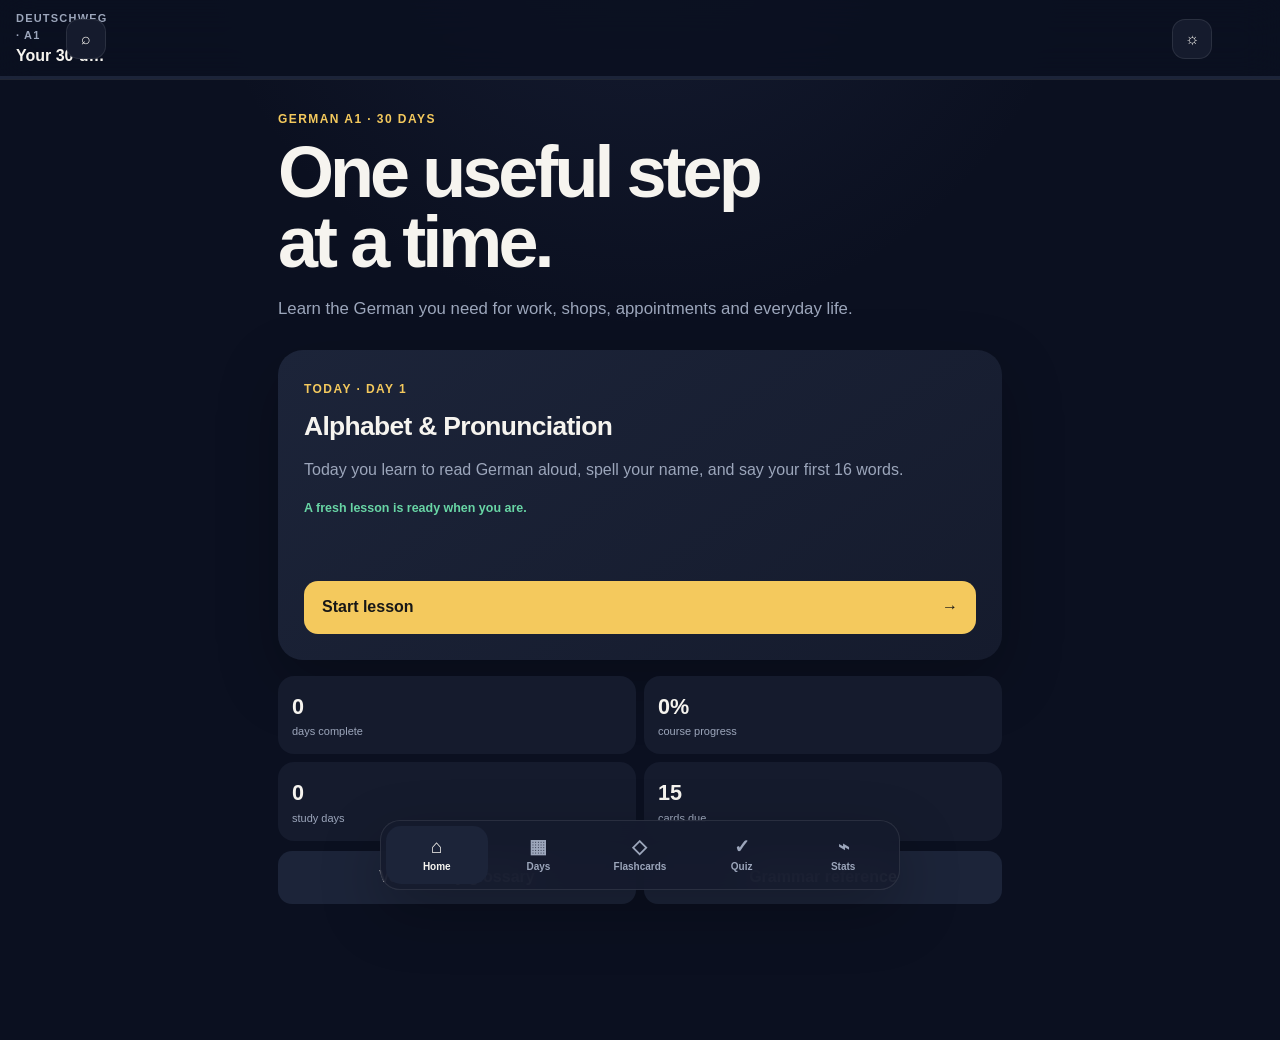
<file: index.html>
<!doctype html>
<html lang="en">
<head>
  <meta charset="UTF-8">
  <meta name="viewport" content="width=device-width, initial-scale=1, viewport-fit=cover">
  <meta name="theme-color" content="#0b1020">
  <meta name="description" content="A guided, interactive 30-day German A1 course that works offline.">
  <meta name="apple-mobile-web-app-capable" content="yes">
  <meta name="apple-mobile-web-app-status-bar-style" content="black-translucent">
  <meta name="apple-mobile-web-app-title" content="Deutschweg">
  <link rel="manifest" href="./manifest.json">
  <link rel="icon" href="./icon.png" type="image/png">
  <link rel="apple-touch-icon" href="./icon.png">
  <link rel="stylesheet" href="./assets/app.css">
  <title>Deutschweg — German A1</title>
</head>
<body>
  <a class="skip-link" href="#app-main">Skip to lesson</a>
  <header class="topbar">
    <button class="icon-button" id="backButton" type="button" aria-label="Back to home">←</button>
    <div class="topbar-copy">
      <span id="topbarEyebrow">Deutschweg · A1</span>
      <strong id="topbarTitle">Your 30-day journey</strong>
    </div>
    <button class="icon-button" id="searchButton" type="button" aria-label="Search course">⌕</button>
    <button class="icon-button" id="themeButton" type="button" aria-label="Switch to light mode">☼</button>
    <span class="connection-status" id="connectionStatus" role="status" hidden>Offline</span>
    <div class="topbar-progress" aria-hidden="true"><i id="topbarProgress"></i></div>
  </header>

  <main id="app-main" tabindex="-1">
    <section id="homeView" class="view" aria-labelledby="homeTitle">
      <p class="eyebrow">German A1 · 30 days</p>
      <h1 id="homeTitle">One useful step<br>at a time.</h1>
      <p class="lede">Learn the German you need for work, shops, appointments and everyday life.</p>
      <article class="continue-card">
        <div>
          <span class="eyebrow" id="continueEyebrow">Today · Day 1</span>
          <h2 id="continueTitle">Loading your lesson…</h2>
          <p id="continueGoal"></p>
          <p class="continue-progress" id="continueProgress"></p>
        </div>
        <button class="primary-button" id="continueButton" type="button">Start lesson <span>→</span></button>
      </article>
      <div class="home-stats" aria-label="Course summary">
        <div><strong id="daysComplete">0</strong><span>days complete</span></div>
        <div><strong id="coursePercent">0%</strong><span>course progress</span></div>
        <div><strong id="studyDays">0</strong><span>study days</span></div>
        <div><strong id="dueToday">0</strong><span>cards due</span></div>
      </div>
      <button class="secondary-button install-button" id="installButton" type="button" hidden>Install Deutschweg</button>
      <div class="reference-links"><button class="secondary-button" type="button" data-reference="glossary">Vocabulary glossary</button><button class="secondary-button" type="button" data-reference="grammar">Grammar reference</button></div>
    </section>

    <section id="daysView" class="view" hidden aria-labelledby="daysTitle">
      <p class="eyebrow">Course map</p>
      <h1 id="daysTitle">Your 30 days</h1>
      <p class="lede">Completed lessons stay available. Test days are marked separately.</p>
      <div class="status-legend" aria-label="Day status legend"><span><i></i>Not started</span><span><i class="progress"></i>In progress</span><span><i class="complete"></i>Complete</span><span><i class="test"></i>Test day</span></div>
      <div class="day-grid" id="dayGrid"></div>
    </section>

    <section id="dayView" class="view lesson-view" hidden aria-live="polite">
      <div id="dayLoading" class="loading-state" role="status">Loading lesson…</div>
      <article id="dayContent"></article>
    </section>

    <section id="flashcardsView" class="view" hidden aria-labelledby="flashcardsTitle">
      <p class="eyebrow" id="flashcardsMeta">Your review queue</p>
      <h1 id="flashcardsTitle">Flashcards</h1>
      <div class="review-options">
        <label><input type="checkbox" id="typeMode"> Type the answer</label>
      </div>
      <div id="reviewEmpty" class="empty-card" hidden><h2>You are caught up.</h2><p>Complete another lesson or return when reviews become due.</p></div>
      <div id="reviewSession">
        <article class="review-card" id="reviewCard" tabindex="0" role="button" aria-label="Reveal answer">
          <span class="card-status" id="reviewStatus">New</span>
          <div class="review-face" id="reviewPrompt"></div>
          <div class="review-answer" id="reviewAnswer" hidden></div>
        </article>
        <div id="typeAnswerArea" hidden>
          <input type="text" id="typedAnswer" lang="de" autocapitalize="off" placeholder="Type your answer…">
          <div class="special-keys" aria-label="German special characters"><button type="button">ä</button><button type="button">ö</button><button type="button">ü</button><button type="button">ß</button></div>
          <button class="primary-button" id="checkTypedAnswer" type="button">Check answer <span>→</span></button>
        </div>
        <button class="primary-button" id="revealAnswer" type="button">Show answer <span>→</span></button>
        <div class="grade-buttons" id="gradeButtons" hidden>
          <button type="button" data-grade="again">Again<small>10 min</small></button>
          <button type="button" data-grade="hard">Hard<small>short</small></button>
          <button type="button" data-grade="good">Good<small>normal</small></button>
          <button type="button" data-grade="easy">Easy<small>long</small></button>
        </div>
        <p class="card-stats" id="cardStats"></p>
      </div>
      <section class="hardest-list"><h2>Hardest cards</h2><div id="hardestCards"></div></section>
    </section>

    <section id="quizView" class="view" hidden aria-labelledby="quizTitle">
      <p class="eyebrow" id="quizMeta">Lesson check</p>
      <h1 id="quizTitle">Quiz</h1>
      <label class="quiz-picker">Choose a lesson <select id="quizPicker"></select></label>
      <div id="quizBody"></div>
    </section>

    <section id="statsView" class="view" hidden aria-labelledby="statsTitle">
      <p class="eyebrow">Your learning record</p>
      <h1 id="statsTitle">Stats</h1>
      <div class="stat-grid" id="statGrid"></div>
      <section class="stats-section"><h2>Scores over time</h2><div id="scoreTimeline"></div></section>
      <section class="stats-section"><h2>Weakest topics</h2><div id="weakTopics"></div></section>
      <section class="stats-section speaking-review-section" aria-labelledby="speakingMistakesTitle">
        <div class="section-heading-row"><div><p class="eyebrow">From completed lessons</p><h2 id="speakingMistakesTitle">Speaking Mistakes</h2></div><span class="count-badge" id="speakingMistakeCount">0 active</span></div>
        <p class="lede">Reveal the correction, listen, then return to that lesson when you are ready to try it again.</p>
        <div id="speakingMistakes"></div>
      </section>
      <section class="stats-section"><h2>Protect your progress</h2><p class="lede">Export a backup whenever you like. Imported files are checked and previewed before anything changes.</p><div class="data-actions"><button class="secondary-button" id="exportProgress" type="button">Export progress</button><label class="secondary-button import-label">Import progress<input type="file" id="importProgress" accept="application/json"></label></div><div class="import-preview" id="importPreview" hidden><strong>Backup ready to restore</strong><p id="importSummary"></p><div><button type="button" class="primary-button" id="confirmImport">Restore this backup</button><button type="button" class="secondary-button" id="cancelImport">Cancel</button></div></div><button type="button" class="secondary-button recovery-button" id="recoverImport" hidden>Restore progress from before the last import</button><p id="recoveryInfo" class="recovery-info"></p><p id="importFeedback" aria-live="polite"></p></section>
    </section>

    <section id="referenceView" class="view" hidden aria-labelledby="referenceTitle">
      <p class="eyebrow">Exam-day reference</p>
      <h1 id="referenceTitle">Glossary</h1>
      <div class="reference-tabs"><button type="button" data-reference-tab="glossary">Vocabulary</button><button type="button" data-reference-tab="grammar">Grammar</button></div>
      <div id="glossaryControls" class="reference-controls"><input type="search" id="glossaryQuery" placeholder="Filter words…" aria-label="Filter glossary"><select id="articleFilter" aria-label="Filter by article"><option value="">All articles</option><option value="der">der</option><option value="die">die</option><option value="das">das</option></select><select id="dayFilter" aria-label="Filter by day"><option value="">All days</option></select><select id="glossarySort" aria-label="Sort glossary"><option value="day">Course order</option><option value="german">German A–Z</option><option value="english">English A–Z</option></select></div>
      <div id="referenceBody"></div>
    </section>

    <section id="placeholderView" class="view" hidden>
      <p class="eyebrow">Coming in this rebuild</p>
      <h1 id="placeholderTitle">Flashcards</h1>
      <p class="lede" id="placeholderCopy"></p>
      <button class="secondary-button" type="button" data-route="home">Return home</button>
    </section>
  </main>

  <nav class="bottom-nav" aria-label="Primary navigation">
    <button type="button" data-route="home" aria-current="page"><span>⌂</span>Home</button>
    <button type="button" data-route="days"><span>▦</span>Days</button>
    <button type="button" data-route="flashcards"><span>◇</span>Flashcards</button>
    <button type="button" data-route="quiz"><span>✓</span>Quiz</button>
    <button type="button" data-route="stats"><span>⌁</span>Stats</button>
  </nav>

  <div class="celebration" id="celebration" hidden>
    <div class="celebration-card" role="dialog" aria-modal="true" aria-labelledby="celebrationTitle">
      <div class="celebration-mark">✓</div>
      <p class="eyebrow">Lesson complete</p>
      <h2 id="celebrationTitle">You moved your German forward.</h2>
      <p id="celebrationCopy"></p>
      <button class="primary-button" id="celebrationNext" type="button">Continue <span>→</span></button>
      <button class="secondary-button" id="celebrationHome" type="button">Back home</button>
    </div>
  </div>
  <div class="search-overlay" id="searchOverlay" hidden>
    <div class="search-panel" role="dialog" aria-modal="true" aria-labelledby="searchTitle">
      <div class="search-head"><h2 id="searchTitle">Search the course</h2><button class="icon-button" id="closeSearch" type="button" aria-label="Close search">×</button></div>
      <input type="search" id="globalSearch" placeholder="Try Termin, accusative, Bahnhof…" autocomplete="off">
      <div id="searchResults" aria-live="polite"></div>
    </div>
  </div>
  <div class="update-toast" id="updateToast" role="status" hidden>
    <div><strong>A fresh lesson update is ready.</strong><span>Your progress is already safe on this device.</span></div>
    <button type="button" id="applyUpdate">Update now</button>
  </div>

  <noscript>This course needs JavaScript to load its lesson files.</noscript>
  <script type="module" src="./assets/app.js"></script>
</body>
</html>
</file>
<file: assets/app.css>
:root{
  color-scheme:dark;
  --bg:#0b1020;--surface:#151b2d;--surface-2:#1c2439;--text:#f6f4ef;
  --muted:#9ca6bb;--line:rgba(255,255,255,.09);--gold:#f4c95d;--green:#68d5a5;
  --red:#f27c85;--focus:rgba(244,201,93,.28);--shadow:0 22px 60px rgba(0,0,0,.25);
  --ease:cubic-bezier(.23,1,.32,1);
}
[data-theme="light"]{
  color-scheme:light;--bg:#f7f5ef;--surface:#fffdfa;--surface-2:#f0ede4;
  --text:#1e2430;--muted:#687181;--line:rgba(32,38,48,.1);--gold:#b77900;
  --green:#137c58;--red:#c74b58;--focus:rgba(183,121,0,.2);--shadow:0 22px 60px rgba(30,36,48,.1);
}
*{box-sizing:border-box}
[hidden]{display:none!important}
html{background:var(--bg);scroll-behavior:smooth}
body{margin:0;background:radial-gradient(circle at 50% -12%,rgba(78,93,145,.16),transparent 34%),var(--bg);color:var(--text);font:16px/1.55 -apple-system,BlinkMacSystemFont,"Segoe UI",sans-serif;padding:82px 0 96px}
button,input{font:inherit}
button{cursor:pointer}
button:focus-visible,a:focus-visible,summary:focus-visible,input:focus-visible,textarea:focus-visible,select:focus-visible{outline:3px solid var(--focus);outline-offset:3px}
.skip-link{position:fixed;top:8px;left:8px;z-index:100;transform:translateY(-150%);background:var(--gold);color:#171717;padding:10px 14px;border-radius:10px}
.skip-link:focus{transform:none}
.topbar{position:fixed;inset:0 0 auto;z-index:20;min-height:70px;display:grid;grid-template-columns:42px 1fr 42px 42px;align-items:center;gap:8px;padding:calc(10px + env(safe-area-inset-top)) 16px 10px;background:color-mix(in srgb,var(--bg) 88%,transparent);backdrop-filter:blur(18px);border-bottom:1px solid var(--line)}
.topbar-copy{display:grid;min-width:0}.topbar-copy span{font-size:11px;color:var(--muted);text-transform:uppercase;letter-spacing:.11em;font-weight:750}.topbar-copy strong{overflow:hidden;text-overflow:ellipsis;white-space:nowrap}
.icon-button{width:40px;height:40px;border:1px solid var(--line);border-radius:13px;background:var(--surface);color:var(--text)}
#backButton[hidden]{display:block;visibility:hidden}
.connection-status{position:absolute;right:66px;bottom:7px;padding:2px 7px;border-radius:999px;background:var(--red);color:#fff;font-size:9px;font-weight:800;text-transform:uppercase;letter-spacing:.08em}
.topbar-progress{position:absolute;inset:auto 0 0;height:3px;background:var(--surface-2)}.topbar-progress i{display:block;width:0;height:100%;background:var(--gold);transition:width 220ms var(--ease)}
main{width:min(100%,760px);margin:auto;padding:28px 18px 40px}
.view[hidden]{display:none}
.eyebrow{margin:0 0 8px;color:var(--gold);font-size:12px;font-weight:800;text-transform:uppercase;letter-spacing:.12em}
h1{font-size:clamp(2.2rem,12vw,4.5rem);line-height:.98;letter-spacing:-.055em;margin:0 0 18px}
h2{letter-spacing:-.025em;line-height:1.2}
.lede{color:var(--muted);font-size:1.05rem;max-width:580px;margin:0 0 28px}
.continue-card{min-height:310px;display:flex;flex-direction:column;justify-content:space-between;background:linear-gradient(145deg,var(--surface-2),var(--surface));border-radius:25px;padding:26px;box-shadow:var(--shadow)}
.continue-card h2{font-size:1.65rem;margin:10px 0}.continue-card p{color:var(--muted)}.continue-card .continue-progress{margin:12px 0 0;color:var(--green);font-size:.78rem;font-weight:750}
.primary-button,.secondary-button{min-height:52px;border:0;border-radius:14px;padding:14px 18px;font-weight:800;transition:transform 140ms var(--ease)}
.primary-button{display:flex;justify-content:space-between;width:100%;background:var(--gold);color:#171717}.secondary-button{background:var(--surface-2);color:var(--text)}
.primary-button:active,.secondary-button:active,.bottom-nav button:active,.day-tile:active{transform:scale(.97)}
.home-stats{display:grid;grid-template-columns:repeat(2,1fr);gap:8px;margin-top:16px}
.home-stats div{background:var(--surface);border-radius:16px;padding:14px}.home-stats strong,.home-stats span{display:block}.home-stats strong{font-size:1.35rem}.home-stats span{color:var(--muted);font-size:11px}
.install-button{width:100%;margin-top:10px}
.reference-links{display:grid;grid-template-columns:1fr 1fr;gap:8px;margin-top:10px}.reference-links button{width:100%}
.day-grid{display:grid;grid-template-columns:repeat(5,1fr);gap:8px}
.status-legend{display:flex;flex-wrap:wrap;gap:8px 14px;color:var(--muted);font-size:11px;margin:-12px 0 18px}.status-legend span{display:flex;align-items:center;gap:5px}.status-legend i{width:8px;height:8px;border-radius:50%;background:var(--surface-2)}.status-legend .progress{background:var(--gold)}.status-legend .complete{background:var(--green)}.status-legend .test{border:1px solid var(--gold);background:transparent}
.day-tile{aspect-ratio:1;border:1px solid var(--line);border-radius:15px;background:var(--surface);color:var(--text);display:grid;place-items:center;position:relative;font-weight:750;transition:transform 140ms var(--ease),border-color 180ms ease}
.day-tile.current,.day-tile.in-progress{border-color:var(--gold)}.day-tile.in-progress::before{content:"";position:absolute;top:6px;right:6px;width:6px;height:6px;border-radius:50%;background:var(--gold)}.day-tile.complete{background:color-mix(in srgb,var(--green) 13%,var(--surface));color:var(--green);border-color:color-mix(in srgb,var(--green) 45%,transparent)}.day-tile.test::after{content:"Test";position:absolute;bottom:4px;font-size:8px;color:var(--gold)}
.loading-state{padding:40px 0;color:var(--muted)}
.lesson-heading{margin-bottom:22px}.lesson-heading h1{font-size:clamp(2rem,9vw,3.5rem)}.lesson-heading>p{color:var(--muted)}.lesson-progress-summary{display:flex;flex-wrap:wrap;gap:7px;margin-top:15px}.lesson-progress-summary span{padding:6px 9px;border:1px solid var(--line);border-radius:999px;background:var(--surface);color:var(--muted);font-size:.72rem;font-weight:750}.lesson-progress-summary .complete{border-color:color-mix(in srgb,var(--green) 38%,var(--line));color:var(--green)}
.section-card{background:var(--surface);border:1px solid var(--line);border-radius:18px;margin:12px 0;padding:0 17px;overflow:hidden}
.section-card summary{list-style:none;display:flex;align-items:center;gap:12px;padding:17px 0;font-weight:750}.section-card summary::-webkit-details-marker{display:none}
.section-icon{display:grid;place-items:center;width:32px;height:32px;border-radius:10px;background:var(--surface-2);color:var(--gold);flex:0 0 auto}.section-title{flex:1}.section-status{color:var(--muted)}
.section-body{padding:0 0 18px}.section-body>*:first-child{margin-top:0}
.section-body table{display:block;width:100%;overflow-x:auto;border-collapse:separate;border-spacing:0;-webkit-overflow-scrolling:touch}.section-body th,.section-body td{min-width:110px;padding:8px;border:1px solid var(--line);text-align:left;background:var(--surface)}.section-body tr>*:first-child{position:sticky;left:0;z-index:1;background:var(--surface-2);box-shadow:1px 0 var(--line)}
.section-body .de{color:var(--green);font-weight:650}.section-body .tr{color:var(--muted);font-size:.86em}.section-body img{max-width:100%}
.speak-button{display:inline-grid;place-items:center;width:30px;height:30px;margin-left:7px;border:1px solid var(--line);border-radius:9px;background:var(--surface-2);color:var(--text);vertical-align:middle}.speak-button.playing{color:var(--gold);box-shadow:0 0 0 3px var(--focus)}
.audio-toolbar{display:flex;align-items:center;flex-wrap:wrap;gap:8px;margin:0 0 14px;padding:10px;border-radius:13px;background:var(--surface-2)}.audio-toolbar button,.audio-toolbar select{min-height:40px;border:1px solid var(--line);border-radius:10px;background:var(--surface);color:var(--text);padding:8px 11px}.dialogue-line-playing{border-radius:8px;background:color-mix(in srgb,var(--gold) 12%,transparent);box-shadow:0 0 0 5px color-mix(in srgb,var(--gold) 12%,transparent)}
.listening-drill{margin:0 0 17px;padding:16px;border-radius:15px;background:var(--surface-2)}.listening-drill h3{margin:0 0 4px}.listening-drill p{color:var(--muted);font-size:.88em}.listen-row{display:flex;gap:8px}.listen-row input{min-width:0;flex:1;border:1px solid var(--line);border-radius:11px;background:var(--surface);color:var(--text);padding:10px 12px}.listen-row button{flex:0 0 auto}.listen-feedback{min-height:24px;margin-top:9px;font-size:.88em}.listen-feedback.good{color:var(--green)}.listen-feedback.bad{color:var(--red)}
.section-complete{display:flex;align-items:center;justify-content:center;width:100%;min-height:44px;margin-top:16px;border:1px solid var(--line);border-radius:12px;background:var(--surface-2);color:var(--text);font-weight:750}.section-complete.done{color:var(--green);background:color-mix(in srgb,var(--green) 10%,var(--surface-2))}
.lesson-nav{display:grid;grid-template-columns:1fr 1fr;gap:10px;margin:14px 0 0}
.fc{position:relative;min-height:120px;display:grid;place-items:center;text-align:center;padding:18px;border-radius:16px;background:var(--surface-2);cursor:pointer;perspective:800px;transition:transform 180ms var(--ease)}.fc:active{transform:scale(.98)}.fc .a{display:none;color:var(--green)}.fc.flip .q{display:none}.fc.flip .a{display:block}.fc.flip{box-shadow:inset 0 0 0 1px var(--green)}
.complete-day{margin:22px 0;background:var(--gold);color:#171717;width:100%}.complete-day.needs-requirements{justify-content:center;background:var(--surface-2);color:var(--muted);box-shadow:inset 0 0 0 1px var(--line)}
.review-options{display:flex;justify-content:flex-end;margin:-54px 0 22px;color:var(--muted);font-size:.86em}.review-options label{display:flex;align-items:center;gap:7px}
.review-card{position:relative;min-height:300px;display:flex;flex-direction:column;justify-content:center;align-items:center;text-align:center;padding:28px;border:1px solid var(--line);border-radius:24px;background:linear-gradient(145deg,var(--surface-2),var(--surface));box-shadow:var(--shadow);transition:transform 180ms var(--ease)}.review-card:active{transform:scale(.99)}.card-status{position:absolute;top:20px;left:20px;padding:4px 9px;border-radius:999px;background:var(--surface-2);color:var(--muted);font-size:11px;text-transform:uppercase;letter-spacing:.1em}.review-face,.review-answer{font-size:clamp(1.45rem,7vw,2.3rem);font-weight:800;letter-spacing:-.03em}.review-answer{color:var(--green);margin-top:18px}.review-card.revealed .review-face{font-size:1rem;color:var(--muted)}#revealAnswer{margin-top:12px}.grade-buttons{display:grid;grid-template-columns:repeat(4,1fr);gap:6px;margin-top:12px}.grade-buttons button{min-height:58px;border:1px solid var(--line);border-radius:13px;background:var(--surface);color:var(--text);font-size:.78em;font-weight:750}.grade-buttons button:first-child{color:var(--red)}.grade-buttons button:last-child{color:var(--green)}.grade-buttons small{display:block;color:var(--muted);font-size:9px}.card-stats{min-height:24px;color:var(--muted);font-size:.78em;text-align:center}
#typeAnswerArea{margin-top:12px}#typedAnswer{width:100%;min-height:48px;border:1px solid var(--line);border-radius:12px;background:var(--surface);color:var(--text);padding:11px 13px}.special-keys{display:flex;gap:6px;margin:8px 0}.special-keys button{width:42px;height:38px;border:1px solid var(--line);border-radius:9px;background:var(--surface-2);color:var(--text)}.empty-card{padding:28px;border-radius:20px;background:var(--surface);text-align:center}.hardest-list{margin-top:30px}.hardest-list h2{font-size:1rem}.hard-card{display:flex;justify-content:space-between;gap:12px;padding:10px 0;border-top:1px solid var(--line);font-size:.85em}.hard-card span{color:var(--muted)}
.quiz-picker{display:grid;gap:6px;color:var(--muted);font-size:.8em;margin:-8px 0 18px}.quiz-picker select{min-height:46px;border:1px solid var(--line);border-radius:12px;background:var(--surface);color:var(--text);padding:9px 12px}.quiz-question{margin:12px 0;padding:18px;border-radius:18px;background:var(--surface);border:1px solid var(--line)}.quiz-question h2{font-size:1rem;line-height:1.5;margin:0 0 12px}.quiz-input-row{display:flex;gap:8px}.quiz-input-row input{min-width:0;flex:1;min-height:46px;border:1px solid var(--line);border-radius:11px;background:var(--surface-2);color:var(--text);padding:10px}.quiz-check,.choice-option{min-height:44px;border:1px solid var(--line);border-radius:11px;background:var(--surface-2);color:var(--text);padding:9px 12px}.choice-grid{display:grid;gap:7px}.choice-option{text-align:left}.choice-option.selected{border-color:var(--gold)}.quiz-feedback{margin-top:10px;font-size:.88em}.quiz-feedback.good{color:var(--green)}.quiz-feedback.bad{color:var(--red)}.quiz-explanation{display:block;color:var(--muted);margin-top:4px}.quiz-result{padding:22px;border-radius:19px;background:var(--surface);box-shadow:var(--shadow)}.quiz-result strong{font-size:2rem}.quiz-result .primary-button{margin-top:14px}
.test-paper{padding:20px;border-radius:19px;background:var(--surface)}.test-paper details{margin:12px 0;padding:0 14px;border:1px solid var(--line);border-radius:14px}.test-paper li{margin:12px 0}.test-score-split{display:flex;flex-wrap:wrap;gap:7px;margin:10px 0 16px}.test-score-split span{padding:5px 8px;border-radius:999px;background:var(--surface-2);color:var(--muted);font-size:.7rem;font-weight:750}.original-test-paper>summary{padding:13px 0;font-weight:750}.auto-test{margin-top:18px}.auto-test>h2,.self-test>h2{margin-bottom:5px}.auto-test>p,.self-test>p{color:var(--muted);font-size:.84rem}.auto-test-section{margin:14px 0;padding:14px;border:1px solid var(--line);border-radius:14px;background:var(--surface-2)}.auto-test-section h3{margin:0 0 11px}.auto-test-question{padding:10px 0;border-top:1px solid var(--line)}.auto-test-question:first-of-type{border-top:0}.auto-test-question label{display:grid;grid-template-columns:1fr auto;gap:5px 10px}.auto-test-question label span{font-weight:650}.auto-test-question label small{color:var(--muted)}.auto-test-question input{grid-column:1/-1;width:100%;min-height:44px;border:1px solid var(--line);border-radius:10px;background:var(--surface);color:var(--text);padding:9px 11px}.answer-panel{margin-top:15px;padding:18px;border-radius:16px;background:var(--surface-2)}.objective-result{display:flex;align-items:baseline;gap:9px;margin:14px 0;padding:15px;border-radius:13px;background:var(--surface)}.objective-result strong{font-size:1.8rem;color:var(--green)}.objective-result span{color:var(--muted)}.self-test-section{margin:11px 0;padding:14px;border-radius:13px;background:var(--surface)}.self-test-section h3{margin:0 0 5px}.self-test-section p{color:var(--muted);font-size:.82rem}.self-test-section label{display:grid;gap:5px;color:var(--muted);font-size:.76rem}.self-test-section textarea{width:100%;resize:vertical;border:1px solid var(--line);border-radius:10px;background:var(--surface-2);color:var(--text);padding:10px}.self-score{display:flex!important;grid-template-columns:none!important;align-items:center;justify-content:flex-end;margin-top:9px}.self-score input{width:70px;min-height:42px;border:1px solid var(--line);border-radius:9px;background:var(--surface-2);color:var(--text);padding:8px}.test-total{display:grid;grid-template-columns:1fr auto;align-items:baseline;margin:13px 0;padding:15px;border:1px solid var(--line);border-radius:13px;background:var(--surface)}.test-total span,.test-total small{color:var(--muted)}.test-total strong{font-size:1.6rem}.test-total small{grid-column:1/-1}.final-test-feedback .secondary-button{margin-top:8px}
.word-bank,.word-answer{display:flex;flex-wrap:wrap;gap:7px;min-height:48px;padding:8px;border:1px dashed var(--line);border-radius:11px;margin:7px 0}.word-chip{min-height:38px;border:1px solid var(--line);border-radius:9px;background:var(--surface-2);color:var(--text);padding:7px 10px}.word-answer{border-style:solid}
.matching-grid{display:grid;grid-template-columns:1fr 1fr;gap:8px}.matching-column{display:grid;align-content:start;gap:7px}.match-option{min-height:48px;border:1px solid var(--line);border-radius:11px;background:var(--surface-2);color:var(--text);padding:9px;text-align:left}.match-option.selected{border-color:var(--gold);box-shadow:0 0 0 2px var(--focus)}.match-option.matched{border-color:var(--green);color:var(--green);opacity:.72}
.lesson-assessment-card{display:grid;gap:13px;margin:0 0 17px;padding:16px;border:1px solid color-mix(in srgb,var(--gold) 34%,var(--line));border-radius:15px;background:var(--surface-2)}.lesson-assessment-card.complete{border-color:color-mix(in srgb,var(--green) 42%,var(--line))}.assessment-copy{display:grid;gap:3px}.assessment-copy .eyebrow{margin:0}.assessment-copy strong{font-size:1.05rem}.assessment-copy p{margin:0;color:var(--muted);font-size:.82rem}.lesson-assessment-card button,.return-to-lesson{width:100%}.return-to-lesson{margin-top:8px}
.speaking-coach{margin:0 0 18px;padding:17px;border:1px solid color-mix(in srgb,var(--gold) 36%,var(--line));border-radius:16px;background:var(--surface-2)}.speaking-coach h3{margin:0 0 7px;font-size:1.25rem}.speaking-coach>p{margin:7px 0}.speaking-tasks{display:grid;grid-template-columns:repeat(2,1fr);gap:6px;margin:15px 0}.speaking-tasks button{min-height:44px;border:1px solid var(--line);border-radius:10px;background:var(--surface);color:var(--muted);font-weight:750}.speaking-tasks button.active{border-color:var(--gold);color:var(--text);background:color-mix(in srgb,var(--gold) 10%,var(--surface))}.speaking-prompt{font-size:1.05rem;font-weight:750;margin:14px 0}.speaking-model{position:relative;padding:13px 48px 13px 13px;border-radius:12px;background:var(--surface);color:var(--green)}.speaking-model strong{display:block;color:var(--muted);font-size:.72rem;text-transform:uppercase;letter-spacing:.08em}.speaking-model .speak-button{position:absolute;right:8px;top:50%;margin:0;transform:translateY(-50%)}.microphone-button{margin-top:12px}.microphone-button.listening{justify-content:center;background:var(--red);color:#fff;box-shadow:0 0 0 4px color-mix(in srgb,var(--red) 18%,transparent);animation:mic-pulse 1.2s ease-in-out infinite}.speaking-live{min-height:54px;margin-top:10px;padding:12px;border:1px dashed var(--line);border-radius:11px;color:var(--muted);background:var(--surface)}.speaking-privacy{color:var(--muted);font-size:.68rem;line-height:1.45}.speaking-manual{margin-top:10px}.speaking-manual label{display:grid;gap:5px;color:var(--muted);font-size:.78rem}.speaking-manual textarea{width:100%;resize:vertical;border:1px solid var(--line);border-radius:11px;background:var(--surface);color:var(--text);padding:10px}.speaking-manual button{width:100%;margin-top:7px}.speaking-scores{display:grid;grid-template-columns:repeat(3,1fr);gap:6px;margin:12px 0}.speaking-scores div{padding:10px 5px;border-radius:10px;background:var(--surface);text-align:center}.speaking-scores strong,.speaking-scores span{display:block}.speaking-scores strong{font-size:1.2rem}.speaking-scores span{color:var(--muted);font-size:.68rem}.speaking-result{margin-top:9px;padding:12px;border-radius:11px;background:var(--surface)}.speaking-result>strong{font-size:.76rem;text-transform:uppercase;letter-spacing:.06em;color:var(--muted)}.speaking-result p{margin:5px 0}.feedback-good{color:var(--green)}.feedback-warning{color:var(--red)}.speaking-actions{display:grid;gap:7px;margin-top:10px}.speaking-actions button{width:100%}.speaking-status{color:var(--muted);font-size:.78rem}
.stat-grid{display:grid;grid-template-columns:repeat(2,1fr);gap:9px}.stat-card{padding:17px;border-radius:17px;background:var(--surface)}.stat-card strong,.stat-card span{display:block}.stat-card strong{font-size:1.8rem}.stat-card span{color:var(--muted);font-size:.75em}.stats-section{margin-top:28px}.stats-section h2{font-size:1.05rem}.score-row,.weak-row{display:grid;grid-template-columns:76px 1fr auto;align-items:center;gap:10px;padding:9px 0;border-top:1px solid var(--line);font-size:.8em}.score-track{height:6px;border-radius:5px;background:var(--surface-2);overflow:hidden}.score-track i{display:block;height:100%;background:var(--gold)}.weak-row{grid-template-columns:1fr auto}.weak-row span{color:var(--muted)}.data-actions{display:grid;grid-template-columns:1fr 1fr;gap:8px}.import-label{display:grid;place-items:center;text-align:center;cursor:pointer}.import-label input{position:absolute;width:1px;height:1px;opacity:0}.import-preview{margin-top:10px;padding:14px;border:1px solid color-mix(in srgb,var(--gold) 38%,var(--line));border-radius:14px;background:var(--surface)}.import-preview>strong{display:block}.import-preview>p,.recovery-info{margin:5px 0;color:var(--muted);font-size:.78rem}.import-preview>div{display:grid;grid-template-columns:1fr 1fr;gap:7px;margin-top:11px}.import-preview button{width:100%;min-height:46px}.recovery-button{width:100%;margin-top:9px;color:var(--green)}
.section-heading-row{display:flex;align-items:flex-start;justify-content:space-between;gap:12px}.section-heading-row h2{margin:0}.count-badge{flex:0 0 auto;padding:5px 9px;border-radius:999px;background:var(--surface-2);color:var(--muted);font-size:.7rem;font-weight:800}.speaking-review-section>.lede{font-size:.88rem;margin:9px 0 14px}.speaking-mistake{margin:9px 0;padding:15px;border:1px solid var(--line);border-radius:15px;background:var(--surface)}.speaking-mistake>strong{display:block;line-height:1.4}.mistake-meta{display:flex;justify-content:space-between;gap:10px;margin-bottom:7px;color:var(--muted);font-size:.68rem;text-transform:uppercase;letter-spacing:.06em}.mistake-correction{margin-top:11px;padding:11px;border-radius:11px;background:var(--surface-2)}.mistake-correction span{color:var(--muted);font-size:.66rem;font-weight:800;text-transform:uppercase;letter-spacing:.07em}.mistake-correction p{margin:3px 0 0;color:var(--green);font-weight:750}.mistake-actions{display:grid;grid-template-columns:repeat(2,1fr);gap:6px;margin-top:11px}.mistake-actions button{min-height:42px;border:1px solid var(--line);border-radius:10px;background:var(--surface-2);color:var(--text);font-size:.75rem;font-weight:750;transition:transform 140ms var(--ease),border-color 140ms ease}.mistake-actions button:active{transform:scale(.97)}.mistake-actions [data-resolve]{color:var(--green)}.speaking-mistake.resolved{opacity:.72}.resolved-label{display:inline-block;margin-top:8px;color:var(--green);font-size:.75rem}.resolved-mistakes{margin-top:10px}.resolved-mistakes>summary{padding:10px 0;color:var(--muted);font-size:.78rem;font-weight:750}.empty-review{padding:18px;border:1px dashed var(--line);border-radius:15px;background:var(--surface);text-align:center}.empty-review strong,.empty-review p{display:block}.empty-review p{margin:5px 0 0;color:var(--muted);font-size:.82rem}
.reference-tabs{display:grid;grid-template-columns:1fr 1fr;gap:5px;padding:4px;border-radius:14px;background:var(--surface-2);margin-bottom:13px}.reference-tabs button{min-height:42px;border:0;border-radius:10px;background:transparent;color:var(--muted)}.reference-tabs button.active{background:var(--surface);color:var(--text)}.reference-controls{display:grid;grid-template-columns:2fr 1fr;gap:7px;margin-bottom:14px}.reference-controls input,.reference-controls select{min-width:0;min-height:42px;border:1px solid var(--line);border-radius:10px;background:var(--surface);color:var(--text);padding:8px}.glossary-row{display:grid;grid-template-columns:1.1fr 1fr auto;gap:10px;padding:11px 3px;border-top:1px solid var(--line);font-size:.86em}.glossary-row strong{color:var(--green)}.glossary-row[data-article="der"] strong{color:#71a8ff}.glossary-row[data-article="die"] strong{color:#ff7f94}.glossary-row[data-article="das"] strong{color:#67d69e}.glossary-row small{color:var(--muted)}.grammar-ref{margin:10px 0;padding:0 15px;border:1px solid var(--line);border-radius:15px;background:var(--surface)}.grammar-ref summary{padding:14px 0;font-weight:750}.grammar-ref-body{padding-bottom:15px}.grammar-ref-body table{display:block;overflow-x:auto}
.search-overlay{position:fixed;z-index:70;inset:0;padding:12px;background:rgba(4,7,14,.72);backdrop-filter:blur(9px)}.search-panel{width:min(100%,680px);max-height:calc(100vh - 24px);margin:auto;overflow:auto;padding:18px;border-radius:22px;background:var(--surface);box-shadow:var(--shadow)}.search-head{display:flex;align-items:center;justify-content:space-between}.search-head h2{margin:0}.search-panel>input{width:100%;min-height:50px;margin:15px 0;border:1px solid var(--line);border-radius:12px;background:var(--surface-2);color:var(--text);padding:11px 13px}.search-result{display:block;width:100%;padding:12px 2px;border:0;border-top:1px solid var(--line);background:transparent;color:var(--text);text-align:left}.search-result span,.search-result small{display:block}.search-result small{color:var(--muted)}
.bottom-nav{position:fixed;z-index:30;inset:auto 10px max(10px,env(safe-area-inset-bottom));display:grid;grid-template-columns:repeat(5,1fr);padding:5px;border:1px solid var(--line);border-radius:20px;background:color-mix(in srgb,var(--surface) 92%,transparent);backdrop-filter:blur(18px);box-shadow:var(--shadow)}
.bottom-nav button{min-width:0;min-height:58px;border:0;border-radius:15px;background:transparent;color:var(--muted);font-size:10px;font-weight:750}.bottom-nav button span{display:block;font-size:19px;line-height:1.2}.bottom-nav button[aria-current="page"]{background:var(--surface-2);color:var(--text)}
.update-toast{position:fixed;z-index:45;left:14px;right:14px;bottom:calc(86px + env(safe-area-inset-bottom));display:flex;align-items:center;justify-content:space-between;gap:13px;width:min(calc(100% - 28px),560px);margin:auto;padding:13px;border:1px solid color-mix(in srgb,var(--gold) 34%,var(--line));border-radius:16px;background:color-mix(in srgb,var(--surface) 96%,transparent);box-shadow:var(--shadow);backdrop-filter:blur(18px);animation:update-in 220ms var(--ease)}.update-toast div{min-width:0}.update-toast strong,.update-toast span{display:block}.update-toast strong{font-size:.85rem}.update-toast span{color:var(--muted);font-size:.7rem}.update-toast button{flex:0 0 auto;min-height:42px;border:0;border-radius:11px;background:var(--gold);color:#171717;padding:8px 12px;font-weight:800;transition:transform 140ms var(--ease)}.update-toast button:active{transform:scale(.97)}
.celebration{position:fixed;z-index:60;inset:0;display:grid;place-items:end center;padding:18px;background:rgba(4,7,14,.68);backdrop-filter:blur(9px)}.celebration[hidden]{display:none}.celebration-card{width:min(100%,500px);padding:28px;border-radius:25px;background:var(--surface);box-shadow:var(--shadow);animation:celebrate-in 220ms var(--ease)}.celebration-mark{display:grid;place-items:center;width:56px;height:56px;margin-bottom:20px;border-radius:18px;background:color-mix(in srgb,var(--green) 15%,var(--surface-2));color:var(--green);font-size:28px}.celebration-card h2{font-size:1.7rem;margin:8px 0}.celebration-card>p:not(.eyebrow){color:var(--muted)}.celebration-card .secondary-button{width:100%;margin-top:8px}
@keyframes celebrate-in{from{opacity:0;transform:translateY(18px) scale(.98)}to{opacity:1;transform:none}}
@keyframes update-in{from{opacity:0;transform:translateY(10px) scale(.98)}to{opacity:1;transform:none}}
@keyframes mic-pulse{50%{box-shadow:0 0 0 8px color-mix(in srgb,var(--red) 8%,transparent)}}
@media(min-width:700px){.day-grid{grid-template-columns:repeat(10,1fr)}.stat-grid{grid-template-columns:repeat(3,1fr)}.bottom-nav{width:520px;left:50%;right:auto;transform:translateX(-50%)}}
@media(min-width:700px){.celebration{place-items:center}}
@media(prefers-reduced-motion:reduce){html{scroll-behavior:auto}*,*::before,*::after{transition-duration:.001ms!important;animation-duration:.001ms!important}.celebration-card,.update-toast{animation:none}}
</file>
